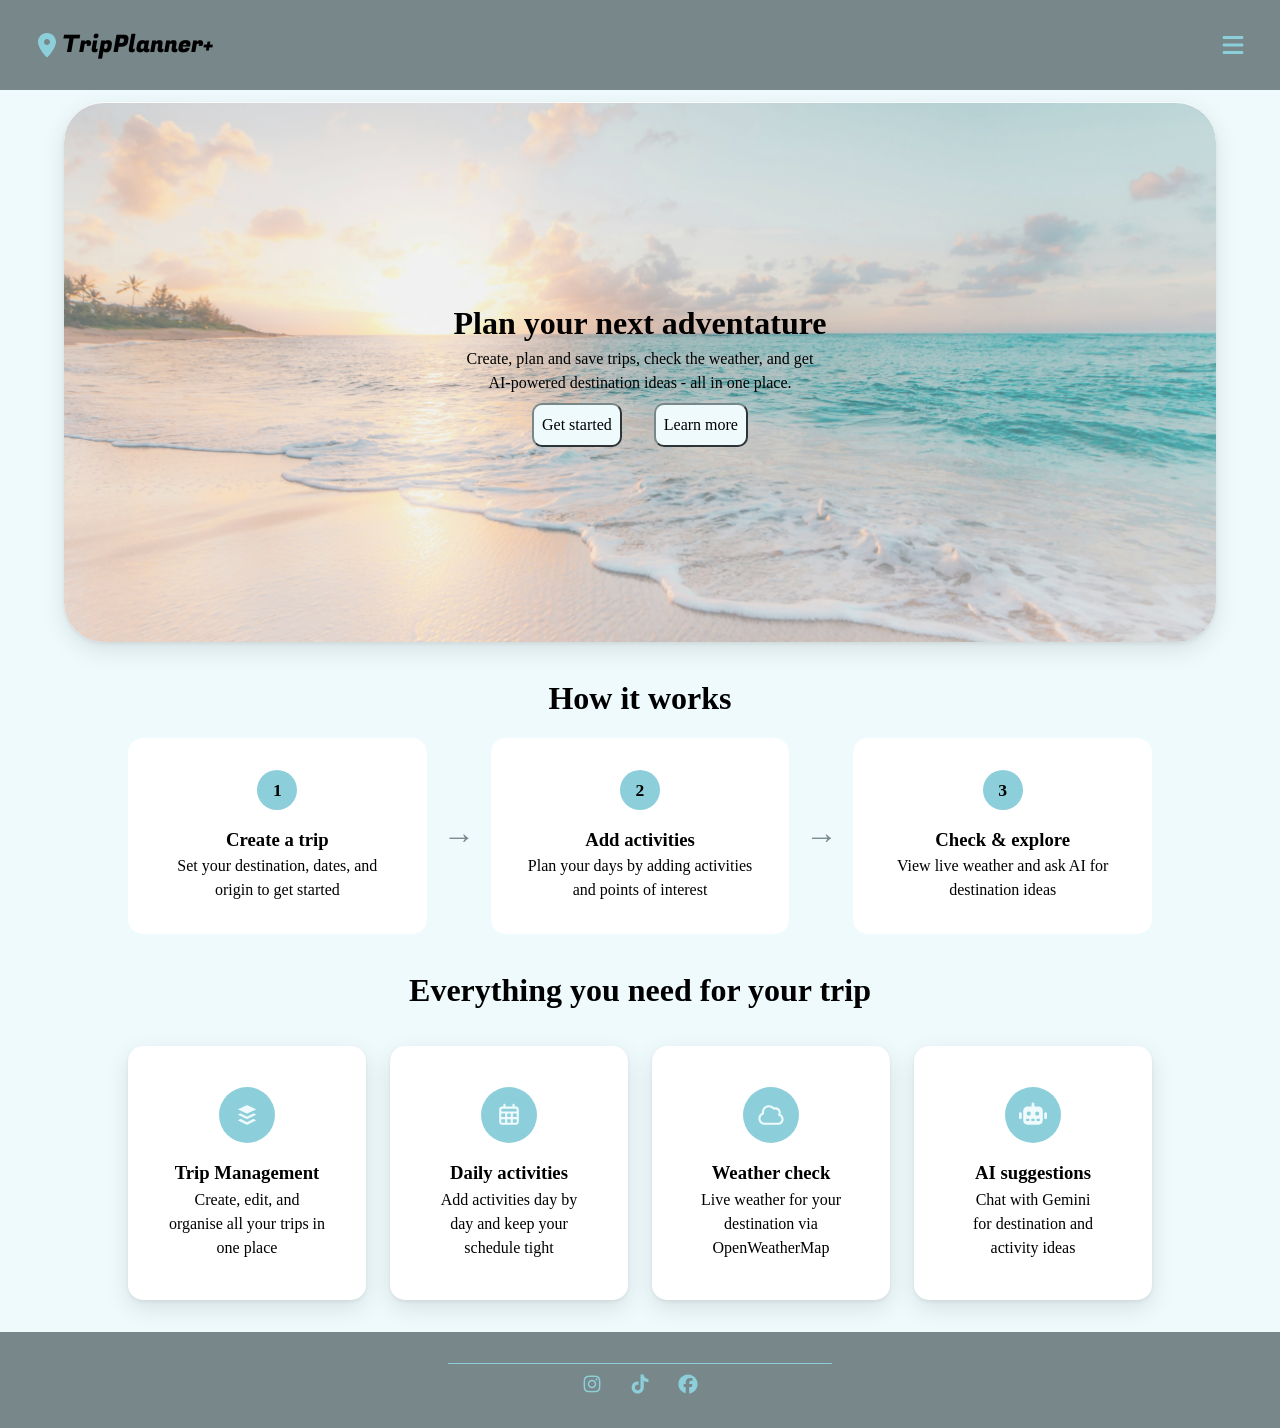
<file: index.html>
<!DOCTYPE html>
<html lang="en">

<head>
    <meta charset="UTF-8">
    <meta name="viewport" content="width=device-width, initial-scale=1.0">
    <link rel="stylesheet" href="static/css/reset.css">
    <link rel="stylesheet" href="static/css/style.css">
    <link rel="stylesheet" href="static/css/index.css">
    <link rel="preconnect" href="https://fonts.googleapis.com">
    <link rel="preconnect" href="https://fonts.gstatic.com" crossorigin>
    <link href="https://fonts.googleapis.com/css2?family=Fugaz+One&family=Jersey+10&display=swap" rel="stylesheet">
    <script src="static/jss/script.js"></script>
    <title>Document</title>
</head>

<body>
    <header>
        <div>
            <img src="/static/imgs/location-dot-solid-full (1).svg" alt="">
            <h2>TripPlanner+</h2>
        </div>
        <div class="dropdown">
            <img src="/static/imgs/bars-solid-full (1).svg" alt="Menu" id="menu-icon" class="menu-icon">
            <nav id="dropdown-menu" class="dropdown-content">
                <a href="/index.html">Home</a>
                <a href="/trips.html">My Trips</a>
                <a href="/weather.html">Weather</a>
                <a href="/about.html">About</a>
            </nav>
        </div>
    </header>
    <main>
        <div id="introduction">
            <div>
                <h1>Plan your next adventature</h1>
                <p>
                    Create, plan and save trips, check the weather, and get <br> AI-powered destination ideas - all in
                    one place.
                </p>
                <nav>
                    <a href="trips.html">
                        <button>Get started</button>
                    </a>
                    <a href="about.html"><button>Learn more</button></a>
                </nav>
            </div>
        </div>
        <h1 id="top">How it works</h1>
        <div id="how-it-works">
            <div class="step">
                <div class="step-number">1</div>
                <h3>Create a trip</h3>
                <p>Set your destination, dates, and origin to get started</p>
            </div>
            <div class="step-arrow">→</div>
            <div class="step">
                <div class="step-number">2</div>
                <h3>Add activities</h3>
                <p>Plan your days by adding activities and points of interest</p>
            </div>
            <div class="step-arrow">→</div>
            <div class="step">
                <div class="step-number">3</div>
                <h3>Check & explore</h3>
                <p>View live weather and ask AI for destination ideas</p>
            </div>
        </div>
        <h1 id="top">Everything you need for your trip</h1>
        <div id="features-grid">
            <div class="feature-card">
                <div class="card-icon">
                    <img src="/static/imgs/buffer-brands-solid-full.svg" alt="">
                </div>
                <h3>Trip Management</h3>
                <p>Create, edit, and organise all your trips in one place</p>
            </div>
            <div class="feature-card">
                <div class="card-icon">
                    <img src="/static/imgs/calendar-days-regular-full.svg" alt="">
                </div>
                <h3>Daily activities</h3>
                <p>Add activities day by day and keep your schedule tight</p>
            </div>
            <div class="feature-card">
                <div class="card-icon">
                    <img src="/static/imgs/cloud-regular-full.svg" alt="">
                </div>
                <h3>Weather check</h3>
                <p>Live weather for your destination via OpenWeatherMap</p>
            </div>
            <div class="feature-card">
                <div class="card-icon">
                    <img src="/static/imgs/robot-solid-full.svg" alt="">
                </div>
                <h3>AI suggestions</h3>
                <p>Chat with Gemini for destination and activity ideas</p>
            </div>
        </div>

    </main>
    <footer>
        <hr/>
        <nav id="nav-footer">
            <a href="/about.html"><img src="/static/imgs/instagram-brands-solid-full.svg" alt=""></a>
            <a href="/about.html"><img src="/static/imgs/tiktok-brands-solid-full.svg" alt=""></a>
            <a href="/about.html"><img src="/static/imgs/facebook-brands-solid-full.svg" alt=""></a>
        </nav>

    </footer>
</body>

</html>
</file>
<file: static/css/style.css>
:root{
    --primary: #8CCFDA;
    --secondary: #77878A;
    --ternary: #EEFAFC;
}
body{
    background-color: var(--ternary);
}
main{
    display: flex;
    flex-direction: column;
    align-items: center;
    padding-top: 8%;
}
header{
    background-color: var(--secondary);
    width: 100%;
    position: fixed;
    height: 10%;
    display: flex;
    flex-direction: row;
    align-items: center;
    justify-content: space-between;
    padding: 0 2rem;
}
header div{
    display: flex;
    flex-direction: row;
}
header h2{
  font-family: "Fugaz One", sans-serif;
  font-weight: 400;
  font-style: normal;
}
header img {
    width: 30px;
    color: var(--primary);
}
.dropdown {
    position: relative;
    display: inline-block;
    color: var(--primary);
}

.menu-icon {
    cursor: pointer;
    transition: transform 0.3s ease;
}

.rotate-90 {
    transform: rotate(90deg);
}

.dropdown-content {
    display: none;
    position: absolute;
    right: 0;
    top: 170%;
    background-color: var(--secondary);
    color: var(--primary);
    min-width: 160px;
    box-shadow: 0px 8px 16px 0px rgba(0,0,0,0.2);
    border-radius: 5px;
    z-index: 1;
    flex-direction: column;
    padding: 1rem;
    gap: 1rem;
}

.dropdown-content.show {
    display: flex;
}

.dropdown-content a {
    color: var(--ternary);
    text-decoration: none;
}
footer {
    margin-top: 2rem;
    background-color: var(--secondary);
    width: 100%;
    height: 6rem;
    display: flex;
    align-items: center;
    justify-content: center;
    flex-direction: column;

}
hr {
    display: block;
    width: 30%;
    height: 0.1rem;
    border: 0;
    border-top: 0.1rem solid var(--primary);
    align-self: center;
    border-radius: 15px;
}
#nav-footer {
    margin-top: 0.5rem;
    display: flex;
    justify-content: center;
    flex-direction: row;
    gap: 1.5rem;
}

#nav-footer a img {
    width: 1.5rem;
}
</file>
<file: static/css/index.css>
:root {
    --primary: #8CCFDA;
    --secondary: #77878A;
    --ternary: #EEFAFC;
}

#introduction {
    width: 90%;
    height: 60vh;
    display: flex;
    align-items: center;
    background-image: linear-gradient(rgba(255, 255, 255, 0.3), rgba(255, 255, 255, 0.3)), url(/static/imgs/sean-oulashin-KMn4VEeEPR8-unsplash.jpg);
    background-size: cover;
    background-position: center;
    border-radius: 40px;
    justify-content: center;
    text-align: center;
        box-shadow:
        0 2px 4px rgba(0, 0, 0, 0.06),
        0 8px 24px rgba(0, 0, 0, 0.10);
    border-top: 1px solid rgba(255, 255, 255, 0.9);

}

#introduction button {
    border-radius: 10px;
    background-color: var(--ternary);
    padding: 0.5rem;
    border-color: var(--secondary);
}
#introduction nav{
    margin-top: 0.5rem;
    display: flex;
    justify-content: center;
    gap: 1rem;

}

#introduction nav {
    gap: 2rem;
}

#features-grid {
    width: 80%;
    margin-top: 2rem;
    display: grid;
    grid-template-columns: repeat(4, 1fr);
    gap: 1.5rem;
}

.feature-card {
    background-color: white;
    background-size: cover;
    background-position: center;
    justify-content: center;
    text-align: center;
    border-radius: 15px;
    padding: 2.5rem;
    text-align: center;
    box-shadow:
        0 2px 4px rgba(0, 0, 0, 0.06),
        0 8px 24px rgba(0, 0, 0, 0.10);
    border-top: 1px solid rgba(255, 255, 255, 0.9);
    transition: transform 0.2s ease, box-shadow 0.2s ease;
}

.feature-card:hover {
    transform: translateY(-6px);
    box-shadow:
        0 4px 8px rgba(0, 0, 0, 0.08),
        0 18px 40px rgba(0, 0, 0, 0.15);
}

#top {
    margin-top: 2rem;
}

#how-it-works {
    width: 80%;
    display: flex;
    align-items: center;
    justify-content: center;
    gap: 1rem;
    margin-top: 1rem;
}

.step {
    background-color: white;
    border-radius: 15px;
    padding: 2rem;
    text-align: center;
    flex: 1;
}

.step-number {
    background-color: var(--primary);
    border-radius: 50%;
    width: 40px;
    height: 40px;
    display: flex;
    align-items: center;
    justify-content: center;
    margin: 0 auto 1rem;
    font-size: 1.1rem;
    font-weight: bold;
}

.step-arrow {
    font-size: 2rem;
    color: var(--secondary);
}

.card-icon {
    background-color: var(--primary);
    border-radius: 50%;
    width: 56px;
    height: 56px;
    display: flex;
    align-items: center;
    justify-content: center;
    margin: 0 auto 1rem;
}

.card-icon img {
    width: 28px;
}
</file>
